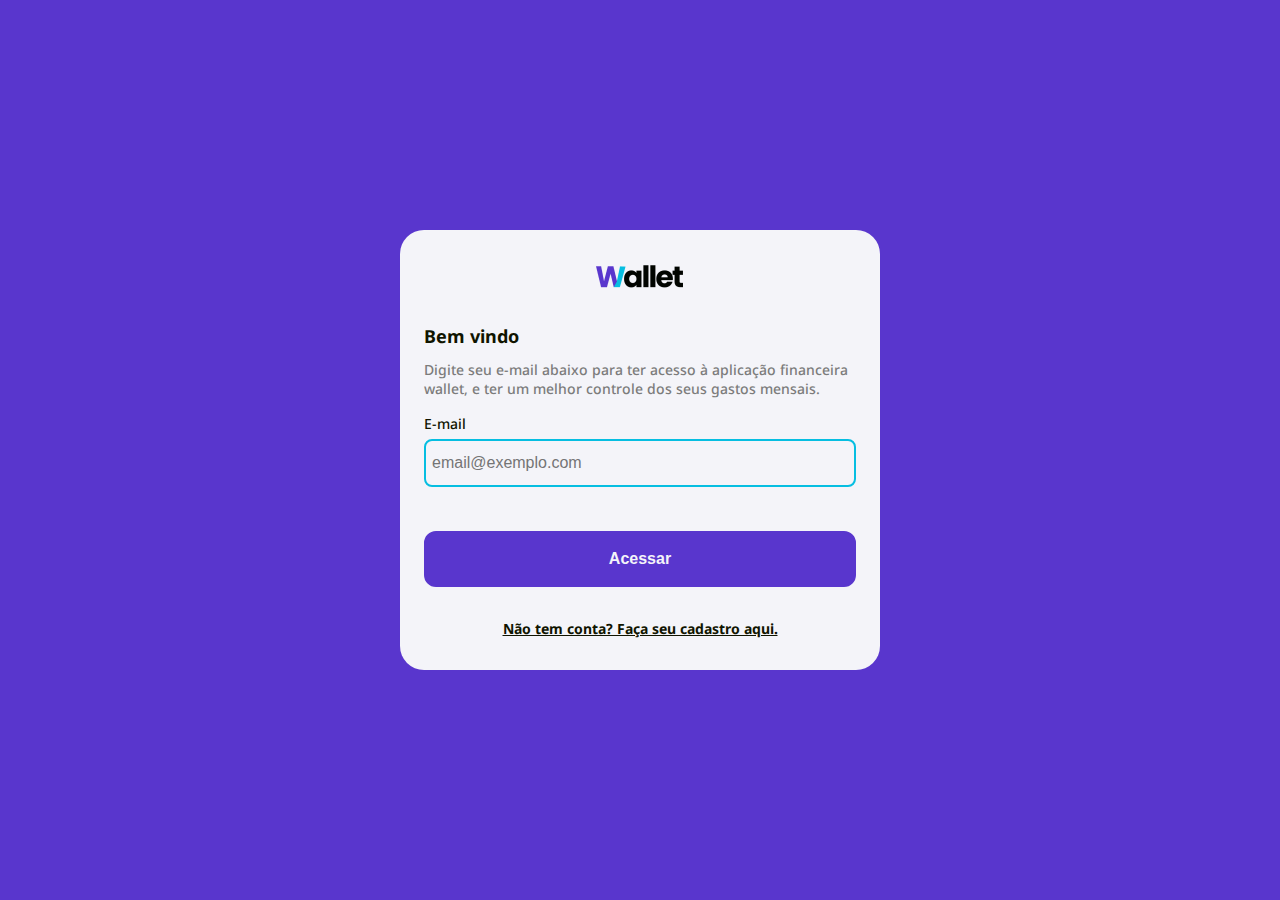
<file: index.html>
<!DOCTYPE html>
<html lang="pt-br">
  <head>
    <meta charset="UTF-8" />
    <meta http-equiv="X-UA-Compatible" content="IE=edge" />
    <meta name="viewport" content="width=device-width, initial-scale=1.0" />
    <link rel="stylesheet" href="style.css" />
    <script src="index.js"></script>
    <title>Wallet App - Login</title>
  </head>
  <body>
    <div class="auth-container">
      <div class="auth-content">
        <div class="auth-content-container">
          <img class="logo" src="/src/img/logo (1).png" />
          <h3 class="full-width text-left mt larger">Bem vindo</h3>
          <p class="mt small">
            Digite seu e-mail abaixo para ter acesso à aplicação financeira
            wallet, e ter um melhor controle dos seus gastos mensais.
          </p>
          <label class="mt" for="input-email">E-mail</label>
          <input
            placeholder="email@exemplo.com"
            class="mt smaller"
            id="input-email"
            name="input-email"
            type="email"
          />
          <button class="full-width mt larger">Acessar</button>
          <a class="mt larger">Não tem conta? Faça seu cadastro aqui.</a>
        </div>
      </div>
    </div>
  </body>
</html>
</file>
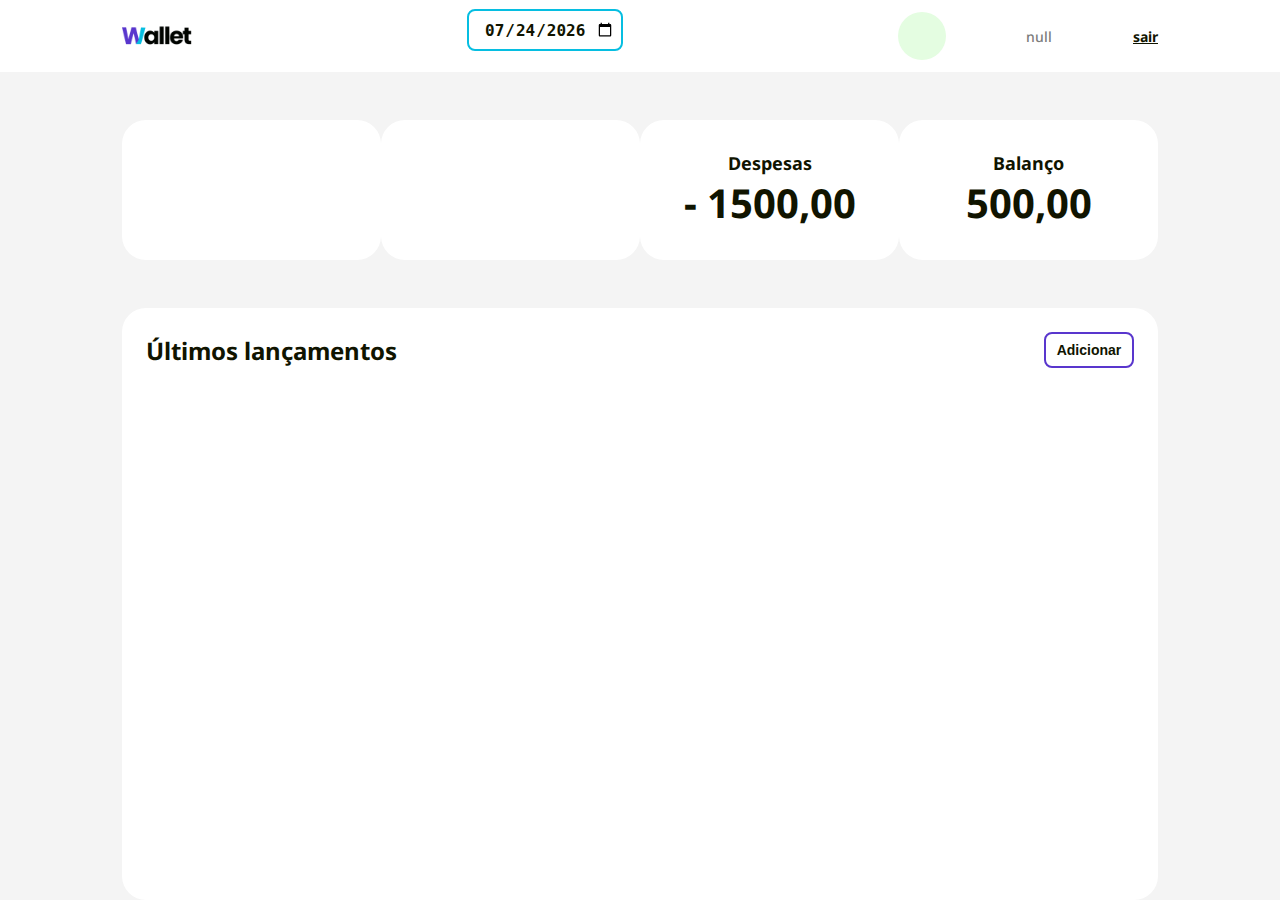
<file: src/pages/home/index.html>
<!DOCTYPE html>
<html lang="pt-br">
  <head>
    <meta charset="UTF-8" />
    <meta http-equiv="X-UA-Compatible" content="IE=edge" />
    <meta name="viewport" content="width=device-width, initial-scale=1.0" />
    <link rel="stylesheet" href="../../../style.css" />
    <link rel="stylesheet" href="style.css" />
    <title>Wallet App Home</title>
    <script src="index.js"></script>
  </head>
  <body>
    <div class="home-content-cointainer">
      <div class="navbar">
        <img
          src="../../img/logo (1).png"
          class="logo-navbar"
          alt="Logo Wallet App"
        />
        <div class="navbar-calendar-container">
          <input id="select-date" class="input-calendar" type="date" />
        </div>
        <div id="navbar-user-container" class="navbar-user-container">
          <div id="navbar-user-avatar" class="navbar-user-avatar"></div>
        </div>
      </div>
      <div class="finance-card-container">
        <div id="finance-card-1" class="finance-card"></div>
        <div id="finance-card-2" class="finance-card"></div>
        <div id="finance-card-3" class="finance-card">
          <h3>Despesas</h3>
          <h1>- 1500,00</h1>
        </div>
        <div id="finance-card-4" class="finance-card">
          <h3>Balanço</h3>
          <h1>500,00</h1>
        </div>
      </div>
      <div class="table-container">
        <div class="table-content-container">
          <div class="table-content-header">
            <h2>Últimos lançamentos</h2>
            <button onclick="onOpenModal()" class="small">Adicionar</button>
          </div>
          <table id="finances-table"></table>
        </div>
      </div>
    </div>
    <div id="modal" class="modal-background">
      <div class="modal-content">
        <div class="modal-content-header">
          <h3>Adicionar lançamentos</h3>
          <button onclick="onCloseModal()" class="small">Fechar</button>
        </div>
        <form id="form-add-finance-release" class="mt">
          <label class="mt" for="input-title">Titulo:</label>
          <input
            class="mt smaller"
            type="text"
            id="input-title"
            name="input-title"
            placeholder="Ex: Conta de energia"
            required
          />
          <label class="mt" for="input-value">Valor</label>
          <input
            class="mt smaller"
            type="number"
            step="any"
            id="input-value"
            name="input-value"
            placeholder="R$ 0,00 (Use valores negativos para uma despesa)"
            required
          />
          <label class="mt" for="input-date">Data</label>
          <input
            class="mt smaller"
            type="date"
            id="input-date"
            name="input-date"
            placeholder="00/00/0000"
            required
          />
          <label class="mt" for="input-category">Categoria</label>
          <select
            class="mt smaller"
            id="input-category"
            name="input-category"
            required
          ></select>
          <button type="submit" class="full-width mt larger">Adicionar</button>
        </form>
      </div>
    </div>
  </body>
</html>
</file>
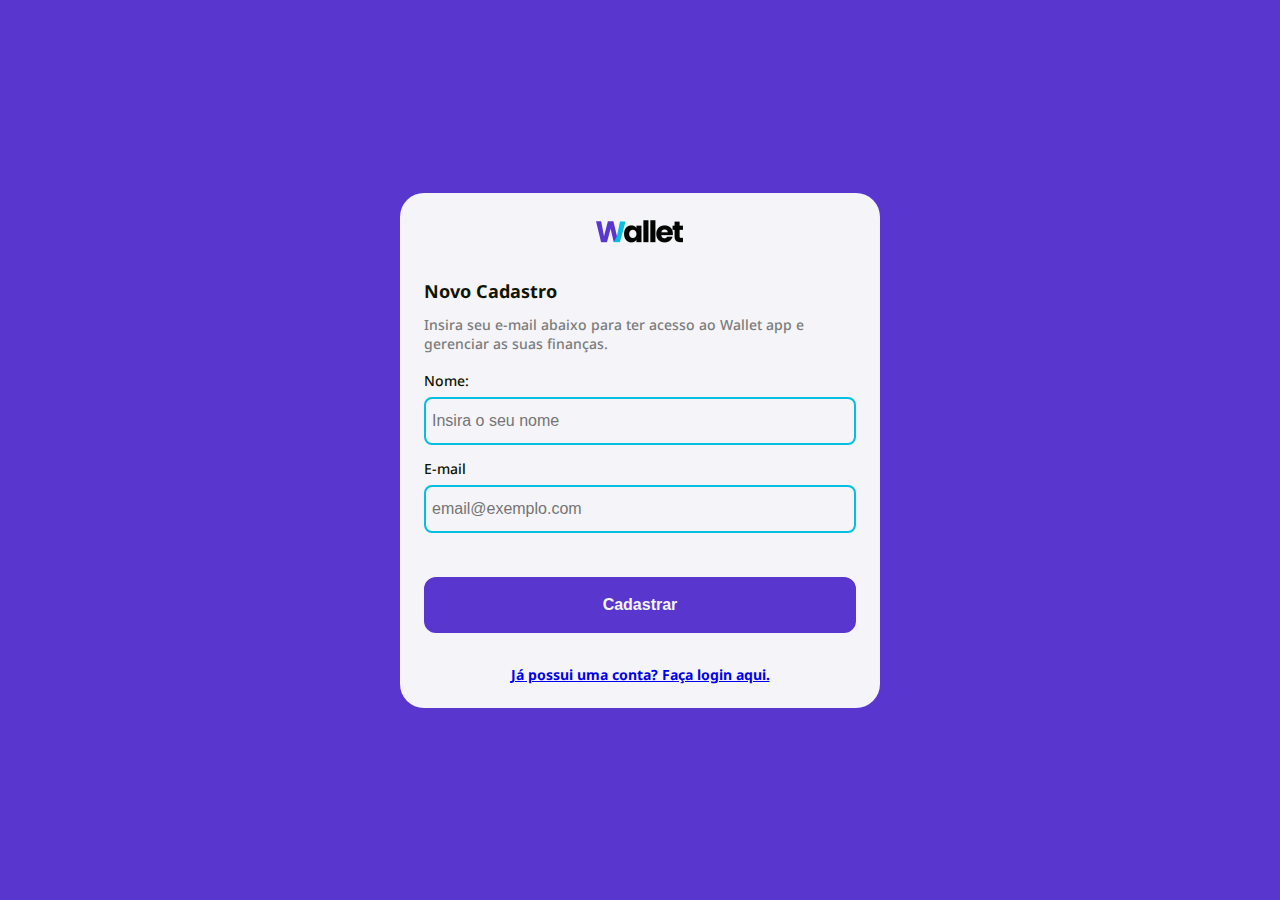
<file: src/pages/register/index.html>
<!DOCTYPE html>
<html lang="pt-br">
  <head>
    <meta charset="UTF-8" />
    <meta http-equiv="X-UA-Compatible" content="IE=edge" />
    <meta name="viewport" content="width=device-width, initial-scale=1.0" />
    <link rel="stylesheet" href="../../../style.css" />
    <script src="index.js"></script>
    <title>Wallet App - Cadastrar</title>
  </head>
  <body>
    <div class="auth-container">
      <div class="auth-content">
        <div class="auth-content-container">
          <img class="logo" src="/src/img/logo (1).png" />
          <h3 class="full-width text-left mt larger">Novo Cadastro</h3>
          <p class="mt small">
            Insira seu e-mail abaixo para ter acesso ao Wallet app e gerenciar
            as suas finanças.
          </p>
          <form id="form-register" class="mt">
            <label for="input-nome">Nome:</label>
            <input
              placeholder="Insira o seu nome"
              class="mt smaller"
              id="input-nome"
              name="input-nome"
              type="text"
              required
            />
            <label class="mt" for="input-email">E-mail</label>
            <input
              placeholder="email@exemplo.com"
              class="mt smaller"
              id="input-email"
              name="input-email"
              type="text"
              required
            />
            <button type="submit" class="full-width mt larger">
              Cadastrar
            </button>
          </form>
          <a href="../../../index.html" class="mt larger"
            >Já possui uma conta? Faça login aqui.</a
          >
        </div>
      </div>
    </div>
  </body>
</html>
</file>
<file: style.css>
@import url("https://fonts.googleapis.com/css2?family=Noto+Sans:ital,wght@0,100;0,200;0,300;0,400;0,500;0,600;0,700;0,800;0,900;1,100;1,200;1,300;1,400;1,500;1,600;1,700;1,800;1,900&display=swap");

body {
  padding: 0px;
  margin: 0px;
  font-family: "Noto Sans", sans-serif;
  color: #101400;
}
h1 {
  font-size: 40px;
  font-weight: bolder;
  margin: 0px;
  padding: 0px;
}

h2 {
  font-size: 24px;
  font-weight: bold;
  margin: 0px;
  padding: 0px;
}

h3 {
  font-size: 18px;
  font-weight: bold;
  margin: 0px;
  padding: 0px;
}

h4 {
  font-size: 16px;
  color: #7c7c7c;
  font-weight: 700;
  margin: 0px;
  padding: 0px;
}

p {
  font-size: 14px;
  font-weight: 500;
  color: #7c7c7c;
  margin: 0px;
  padding: 0px;
}

label {
  width: 100%;
  font-size: 14px;
  font-weight: 500;
}

a {
  font-size: 14px;
  font-weight: 700;
  text-decoration: underline;
}

button {
  background-color: #5936cd;
  height: 56px;
  width: 432px;
  border-radius: 12px;
  color: #f4f4f9;
  font-weight: bold;
  font-size: 16px;
  border-color: #5936cd;
  border-style: solid;
  cursor: pointer;
}

button.small {
  border-width: 2px;
  border-color: #5936cd;
  border-style: solid;
  background-color: #ffffff;
  color: #101400;
  font-weight: bold;
  font-size: 14px;
  border-radius: 8px;
  width: 90px;
  height: 36px;
}

input {
  width: 100%;
  height: 48px;
  border-color: #06bee1;
  border-width: 2px;
  border-style: solid;
  border-radius: 8px;
  background-color: transparent;
  font-weight: 400;
  color: #101400;
  font-size: 16px;
  padding: 6px;
  box-sizing: border-box;
  margin-bottom: 12px;
}

select {
  width: 100%;
  height: 48px;
  border-color: #06bee1;
  border-width: 2px;
  border-style: solid;
  border-radius: 8px;
  background-color: transparent;
  font-weight: 400;
  color: #101400;
  font-size: 16px;
  padding: 6px;
  box-sizing: border-box;
}

.full-width {
  width: 100%;
}

.text-center {
  text-align: left;
}

.text-left {
  text-align: left;
}

.mt {
  margin-top: 16px;
}

.mt.larger {
  margin-top: 32px;
}

.mt.large {
  margin-top: 24px;
}

.mt.small {
  margin-top: 12px;
}

.mt.smaller {
  margin-top: 6px;
}

.logo {
  width: 88px;
  height: auto;
}

.auth-container {
  width: 100vw;
  height: 100vh;
  display: flex;
  flex-direction: column;
  align-items: center;
  align-items: center;
  justify-content: center;
  background-color: #5936cd;
}

.auth-content {
  display: flex;
  align-items: center;
  justify-content: center;
  width: 480px;
  height: auto;
  min-height: 440px;
  border-radius: 24px;
  background-color: #f4f4f9;
}

.auth-content-container {
  display: flex;
  flex-direction: column;
  align-items: center;
  justify-content: center;
  width: 100%;
  height: 100%;
  padding: 24px;
}
</file>
<file: src/pages/home/style.css>
.home-content-cointainer {
  display: flex;
  flex-direction: column;
  align-items: flex-start;
  justify-content: flex-start;
  width: 100vw;
  height: auto;
  min-height: 100vh;
  background-color: #f4f4f4;
}

.navbar {
  display: flex;
  flex-direction: row;
  align-items: center;
  justify-content: space-between;
  height: 72px;
  width: 100vw;
  background-color: #ffffff;
  padding: 24px 122px;
  box-sizing: border-box;
}

.logo-navbar {
  height: 24px;
  width: auto;
}

.navbar-calendar-container {
  display: flex;
  flex-direction: row;
  align-items: center;
  justify-content: center;
  width: 260px;
}

.input-calendar {
  width: 156px;
  height: 42px;
  text-align: center;
  font-size: 16px;
  font-weight: bold;
}

.navbar-user-container {
  display: flex;
  flex-direction: row;
  align-items: center;
  justify-content: space-between;
  width: 260px;
  height: 100%;
}

.navbar-user-avatar {
  display: flex;
  align-items: center;
  justify-content: center;
  height: 48px;
  width: 48px;
  border-radius: 24px;
  background-color: #e4fde1;
}

.finance-card-container {
  display: flex;
  width: 100%;
  flex-direction: row;
  align-items: center;
  justify-content: space-between;
  padding: 48px 122px;
  box-sizing: border-box;
}

.finance-card {
  display: flex;
  flex-direction: column;
  align-items: center;
  justify-content: center;
  width: 280px;
  height: 140px;
  border-radius: 24px;
  background-color: #ffffff;
}

.table-container {
  display: flex;
  width: 100%;
  flex-direction: column;
  align-items: flex-start;
  justify-content: flex-start;
  padding: 0px 122px;
  box-sizing: border-box;
}

.table-content-container {
  display: flex;
  width: 100%;
  flex-direction: column;
  align-items: flex-start;
  justify-content: flex-start;
  background-color: #ffffff;
  border-radius: 24px;
  height: 592px;
  padding: 24px;
  box-sizing: border-box;
}

.table-content-header {
  display: flex;
  width: 100%;
  flex-direction: row;
  align-items: center;
  justify-content: space-between;
  padding-bottom: 24px;
  box-sizing: border-box;
}

table {
  width: 100%;
}

th {
  text-align: left;
  color: #7c7c7c;
}

tr {
  height: 32px;
}

th.right {
  text-align: right;
}

th.center {
  text-align: center;
}

td {
  color: #7c7c7c;
}

td.right {
  text-align: right;
}

td.center {
  text-align: center;
}

.modal-background {
  display: none;
  flex-direction: column;
  align-items: flex-end;
  position: fixed;
  top: 0;
  left: 0;
  bottom: 0;
  right: 0;
  width: 100vw;
  height: 100vh;
  background-color: rgba(1, 4, 0, 0.2);
}

.modal-content {
  height: 100%;
  width: 480px;
  background-color: #f4f4f4;
  padding: 24px;
  box-sizing: border-box;
}

.modal-content-header {
  display: flex;
  flex-direction: row;
  justify-content: space-between;
  width: 100%;
  align-items: center;
}
</file>
